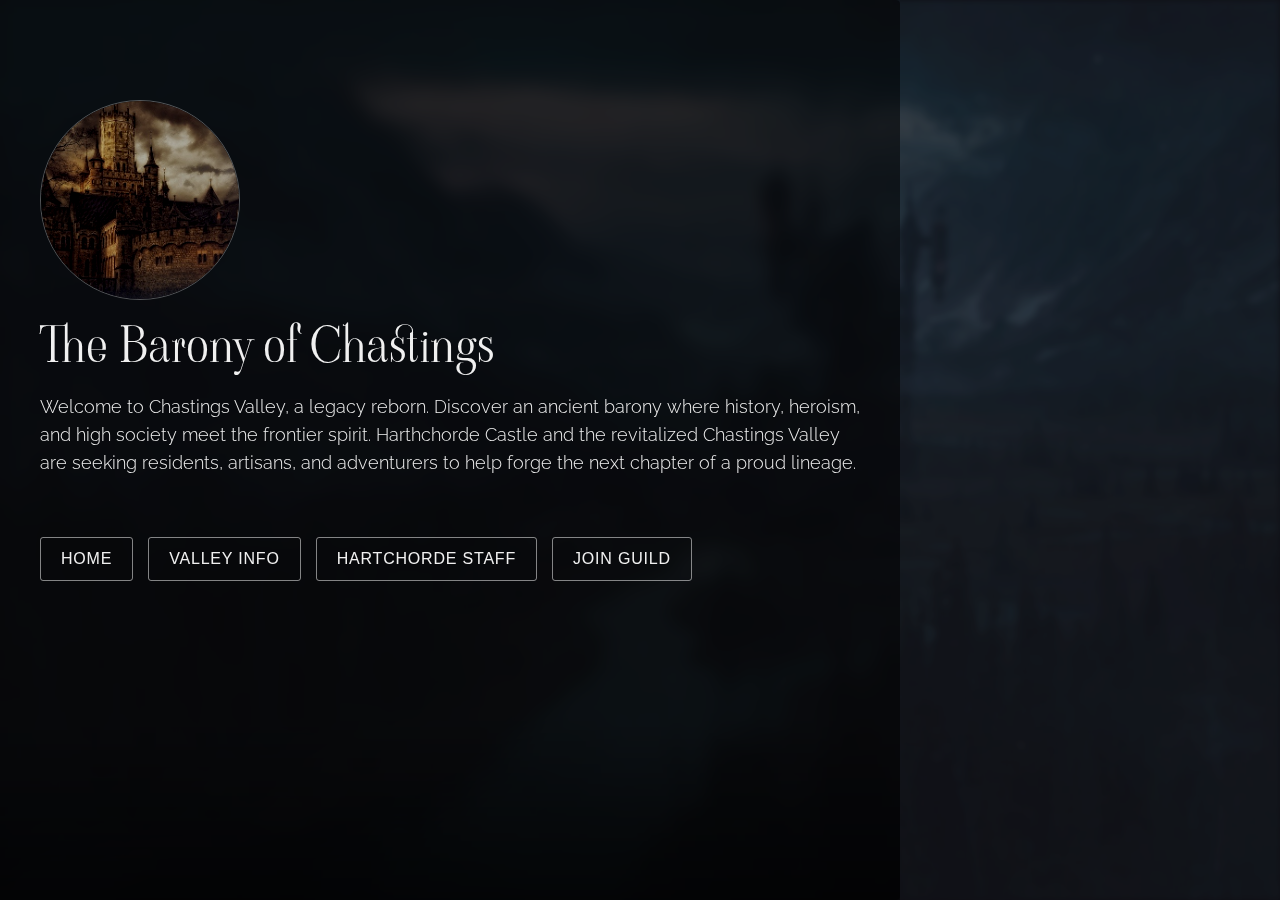
<file: index.html>
<!DOCTYPE html>
<html lang="en">
  <head>
    <meta charset="UTF-8" />
    <meta name="viewport" content="width=device-width, initial-scale=1.0" />
    <title>Barony of Chastings</title>
    <link rel="stylesheet" href="style.css" />
  </head>
  <body>
    <div class="main-container">
      <div class="card-container">
        <div class="profile-image">
          <img
            src="Images/tumblr_mw9docThmR1qawynxo1_500.png"
            alt="Hartchorde Castle Crest"
          />
        </div>

        <h1 class="title">The Barony of Chastings</h1>

        <p class="description">
          Welcome to Chastings Valley, a legacy reborn. Discover an ancient
          barony where history, heroism, and high society meet the frontier
          spirit. Harthchorde Castle and the revitalized Chastings Valley are
          seeking residents, artisans, and adventurers to help forge the next
          chapter of a proud lineage.
        </p>
        <div id="navbar"></div>
      </div>
    </div>
    <script>
      fetch("nav.html")
        .then((res) => res.text())
        .then((html) => {
          document.getElementById("navbar").innerHTML = html;
        });
    </script>
  </body>
</html>
</file>
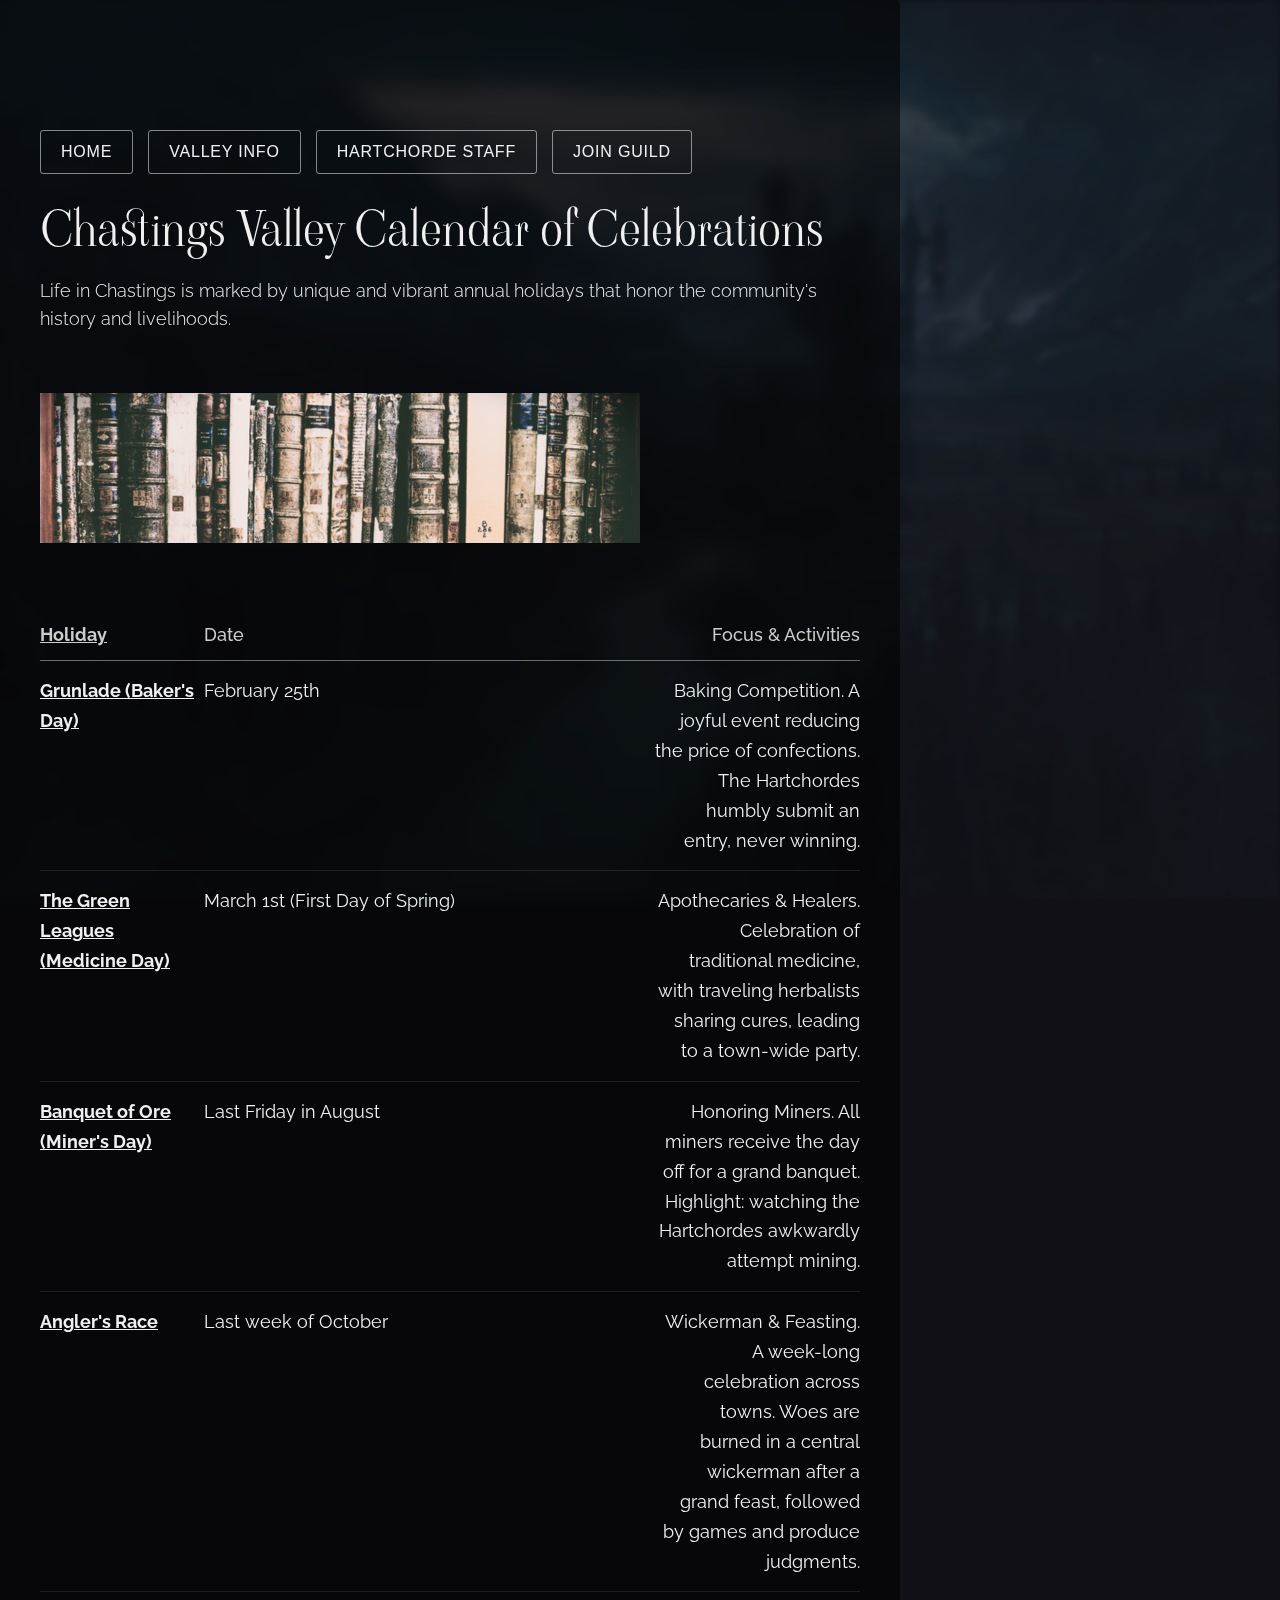
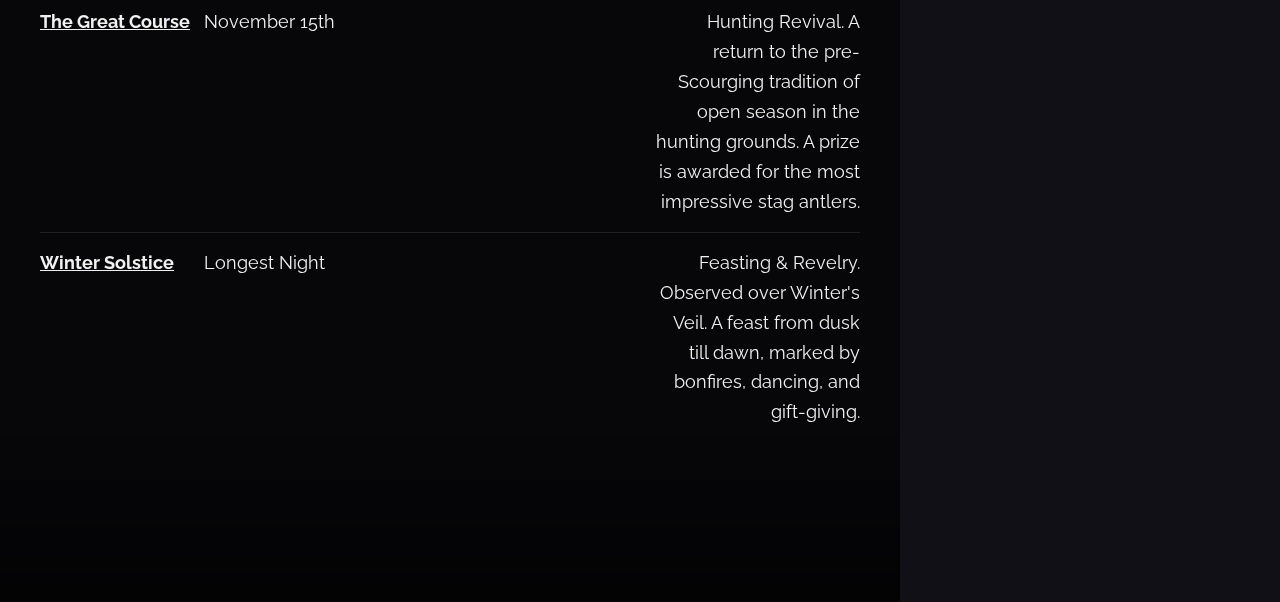
<file: calendar.html>
<!DOCTYPE html>
<html lang="en">
  <head>
    <meta charset="UTF-8" />
    <meta name="viewport" content="width=device-width, initial-scale=1.0" />
    <title>Calendar</title>
    <link rel="stylesheet" href="style.css" />
  </head>
  <body>
    <div class="main-container">
      <div class="card-container">
        <div id="navbar"></div>
        <h1 class="title">Chastings Valley Calendar of Celebrations</h1>
        <p class="description">
          Life in Chastings is marked by unique and vibrant annual holidays that
          honor the community's history and livelihoods.
        </p>
        <div class="image-wrapper">
          <img src="Images/2.png" alt="Calendar Image" />
        </div>

        <table class="character-table">
          <thead>
            <tr>
              <th>Holiday</th>
              <th>Date</th>
              <th>Focus & Activities</th>
            </tr>
          </thead>
          <tbody>
            <tr>
              <td>Grunlade (Baker's Day)</td>
              <td>February 25th</td>
              <td>
                Baking Competition. A joyful event reducing the price of
                confections. The Hartchordes humbly submit an entry, never
                winning.
              </td>
            </tr>
            <tr>
              <td>The Green Leagues (Medicine Day)</td>
              <td>March 1st (First Day of Spring)</td>
              <td>
                Apothecaries & Healers. Celebration of traditional medicine,
                with traveling herbalists sharing cures, leading to a town-wide
                party.
              </td>
            </tr>
            <tr>
              <td>Banquet of Ore (Miner's Day)</td>
              <td>Last Friday in August</td>
              <td>
                Honoring Miners. All miners receive the day off for a grand
                banquet. Highlight: watching the Hartchordes awkwardly attempt
                mining.
              </td>
            </tr>
            <tr>
              <td>Angler's Race</td>
              <td>Last week of October</td>
              <td>
                Wickerman & Feasting. A week-long celebration across towns. Woes
                are burned in a central wickerman after a grand feast, followed
                by games and produce judgments.
              </td>
            </tr>
            <tr>
              <td>The Great Course</td>
              <td>November 15th</td>
              <td>
                Hunting Revival. A return to the pre-Scourging tradition of open
                season in the hunting grounds. A prize is awarded for the most
                impressive stag antlers.
              </td>
            </tr>
            <tr>
              <td>Winter Solstice</td>
              <td>Longest Night</td>
              <td>
                Feasting & Revelry. Observed over Winter's Veil. A feast from
                dusk till dawn, marked by bonfires, dancing, and gift-giving.
              </td>
            </tr>
          </tbody>
        </table>
      </div>
    </div>
    <script>
      fetch("nav.html")
        .then((res) => res.text())
        .then((html) => {
          document.getElementById("navbar").innerHTML = html;
        });
    </script>
  </body>
</html>
</file>
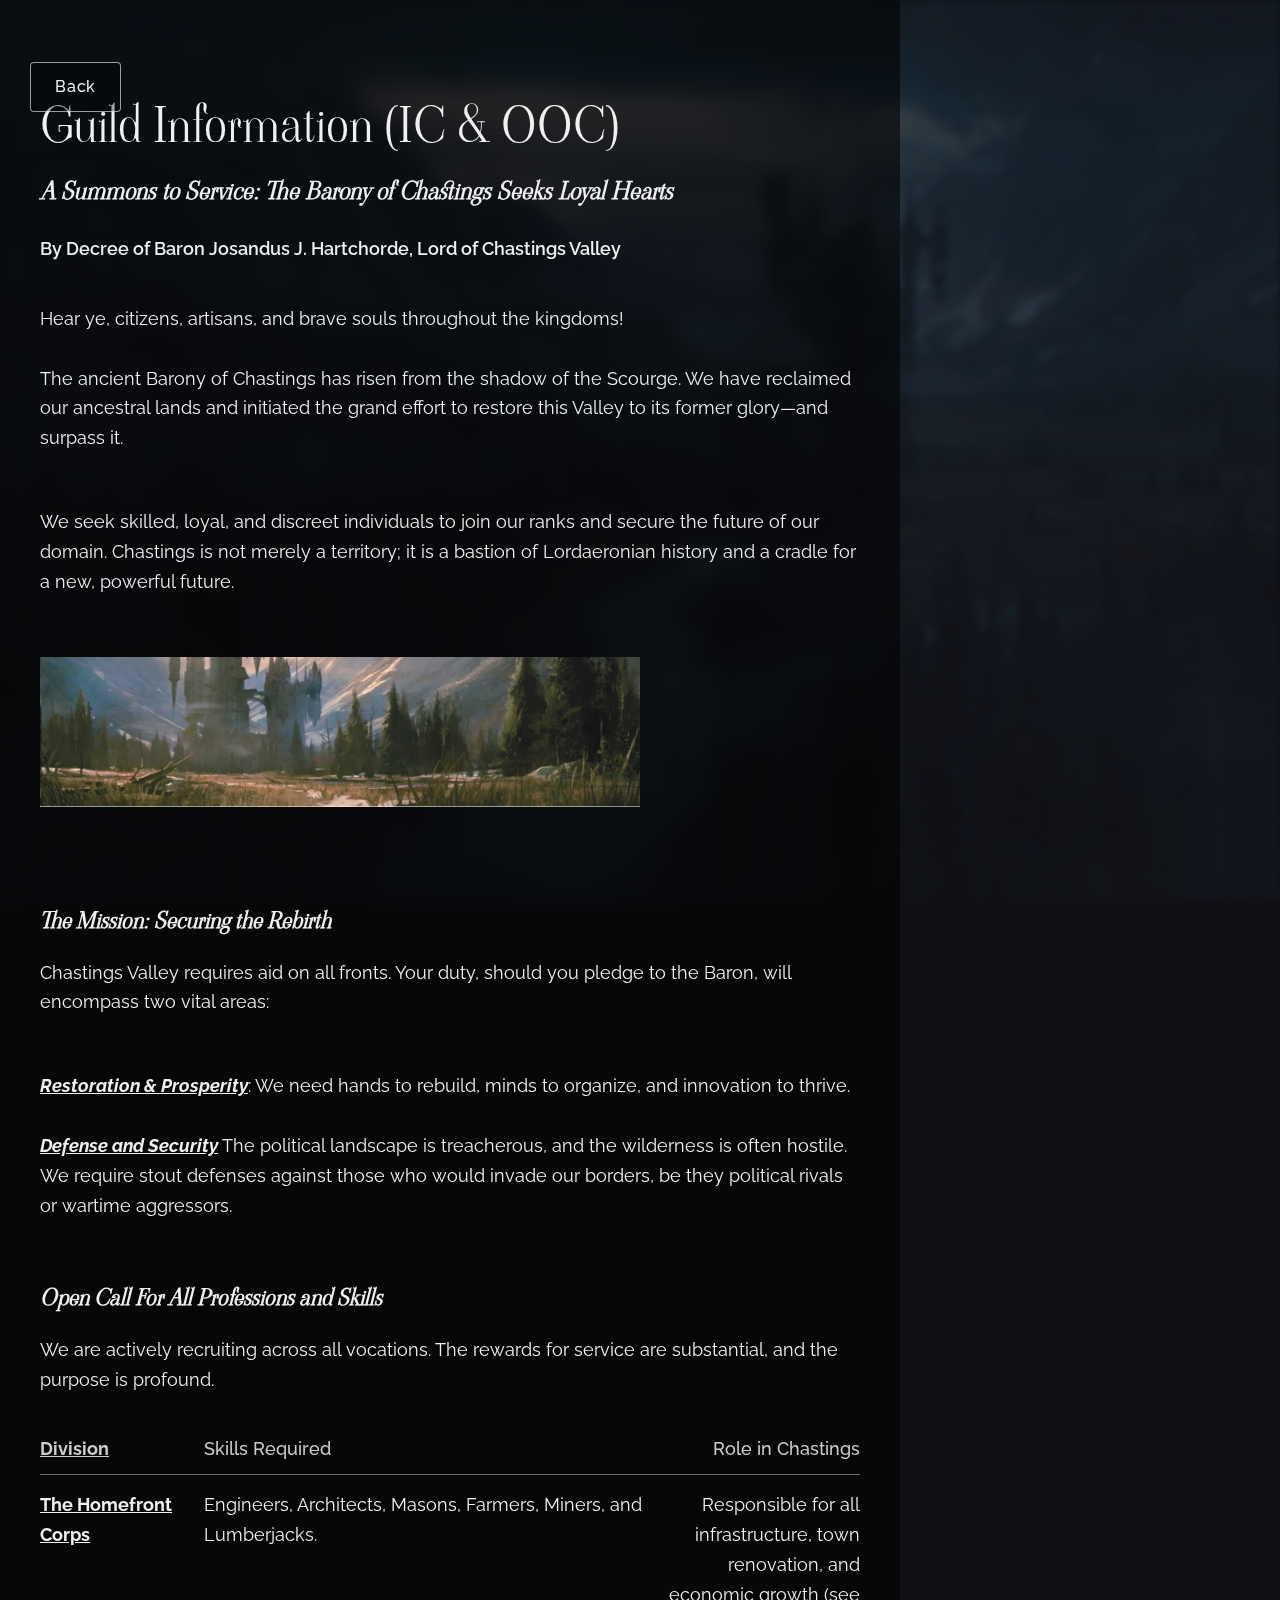
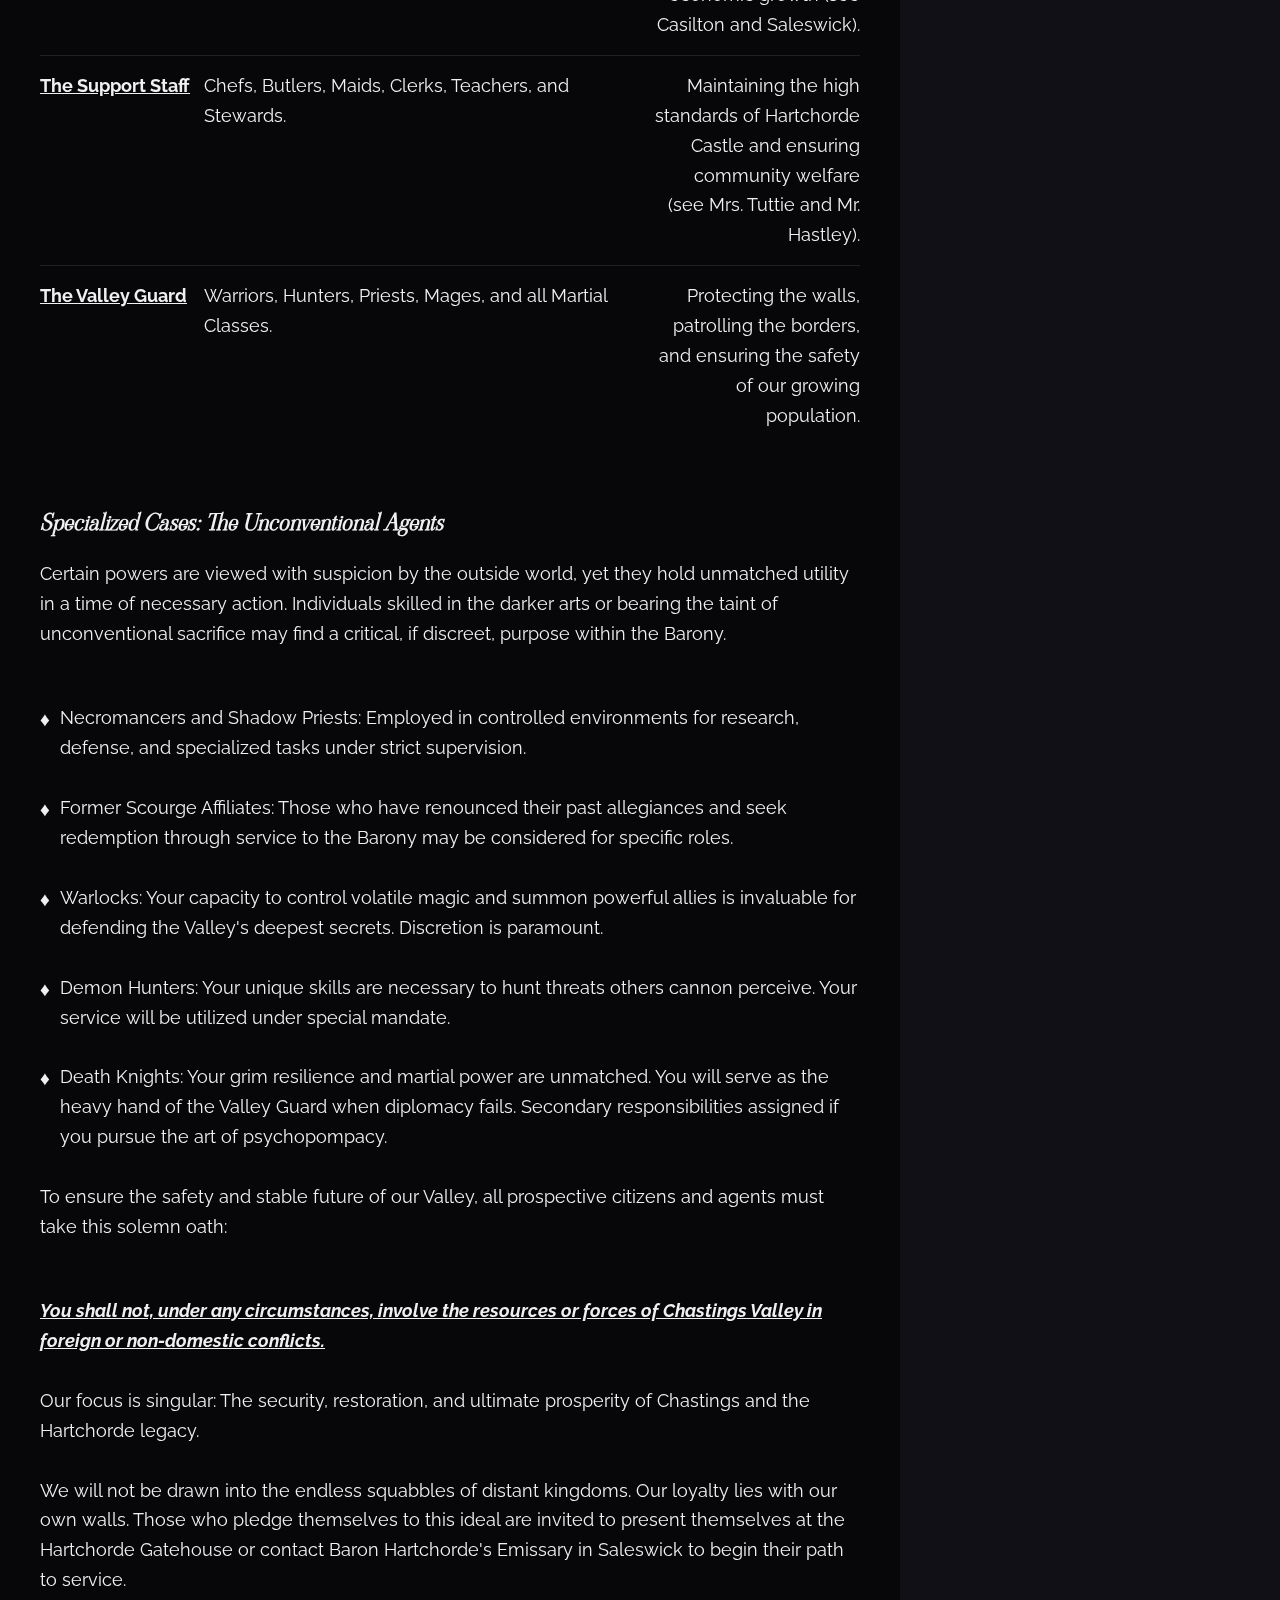
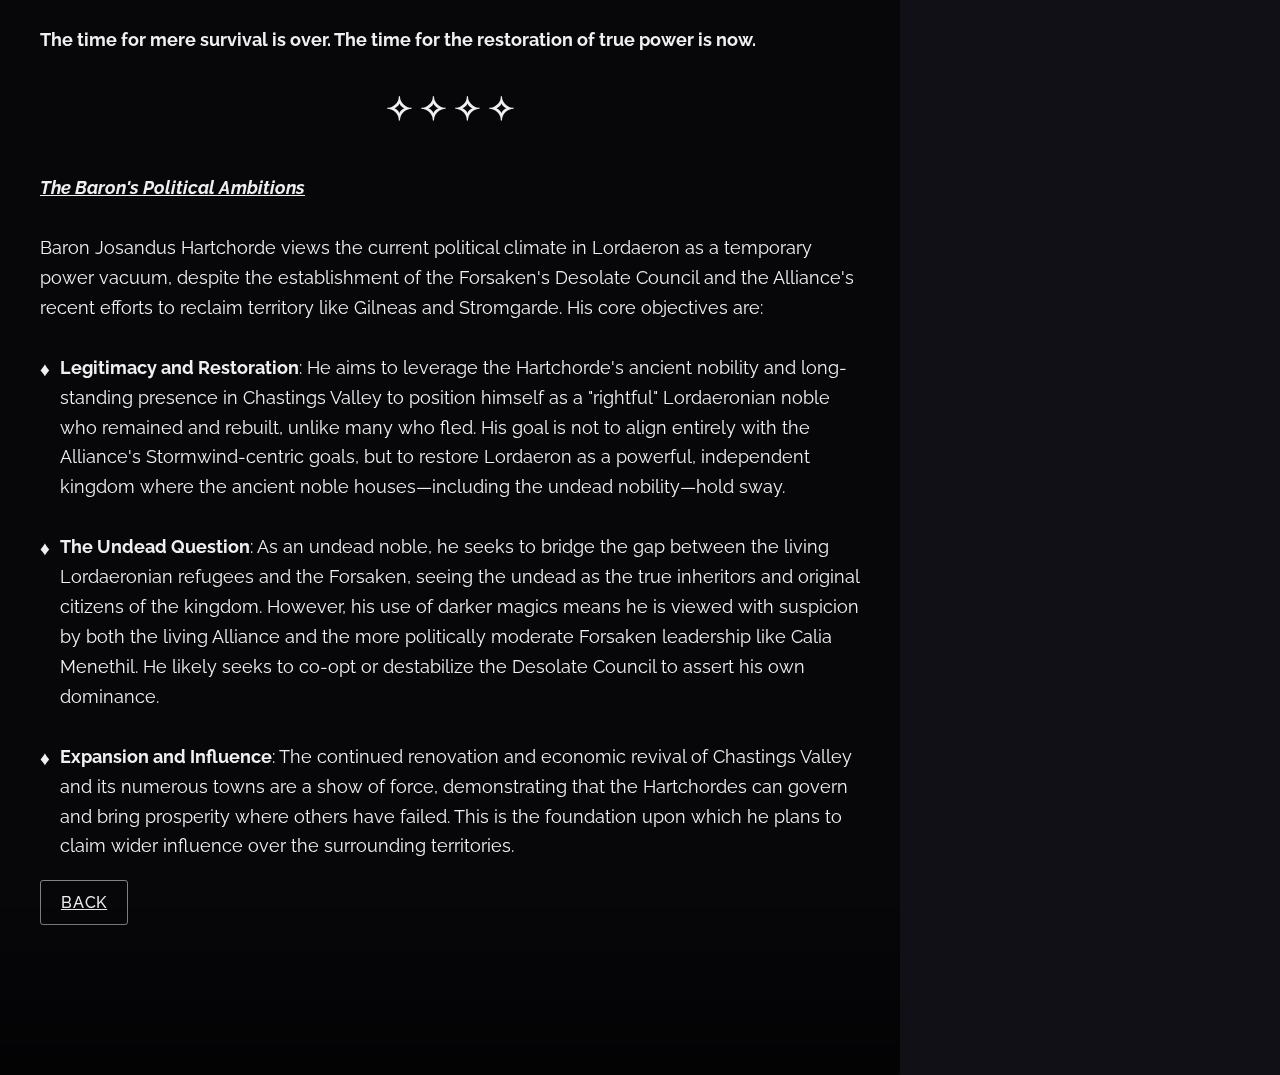
<file: join.html>
<!DOCTYPE html>
<html lang="en">
  <head>
    <meta charset="UTF-8" />
    <meta name="viewport" content="width=device-width, initial-scale=1.0" />
    <title>Join the Guild</title>
    <link rel="stylesheet" href="style.css" />
  </head>
  <body>
    <div class="main-container">
      <div class="card-container">
        <div class="top-controls">
            <a href="index.html" class="back-button">Back</a>
            </div>
        <h1 class="title">Guild Information (IC & OOC)</h1>
        <h2 class="subtitle">
          A Summons to Service: The Barony of Chastings Seeks Loyal Hearts
        </h2>
        <p class="byline">
          By Decree of Baron Josandus J. Hartchorde, Lord of Chastings Valley
        </p>

        <p>
          Hear ye, citizens, artisans, and brave souls throughout the kingdoms!
          <br>
          <br>
          The ancient Barony of Chastings has risen from the shadow of the
          Scourge. We have reclaimed our ancestral lands and initiated the grand
          effort to restore this Valley to its former glory—and surpass it.
        </p>
<br>
        <p>
          We seek skilled, loyal, and discreet individuals to join our ranks and
          secure the future of our domain. Chastings is not merely a territory;
          it is a bastion of Lordaeronian history and a cradle for a new,
          powerful future.
        </p>
<div class="image-wrapper">
    <img src="Images/7.png" alt="Hartchorde Castle">
            </div>
        <h3>The Mission: Securing the Rebirth</h3>
        <p>
          Chastings Valley requires aid on all fronts. Your duty, should you
          pledge to the Baron, will encompass two vital areas:
        </p>
<br>
        <p><span class="emphasis">
          Restoration & Prosperity</span>: We need hands to rebuild, minds to organize,
          and innovation to thrive.
        </p>

        <p><span class="emphasis">
          Defense and Security</span> The political landscape is treacherous, and the
          wilderness is often hostile. We require stout defenses against those
          who would invade our borders, be they political rivals or wartime
          aggressors.
        </p>

        <h3>Open Call For All Professions and Skills</h3>
        <p>
          We are actively recruiting across all vocations. The rewards for
          service are substantial, and the purpose is profound.
        </p>
        <table class="character-table">
          <thead>
            <tr>
              <th>Division</th>
              <th>Skills Required</th>
              <th>Role in Chastings</th>
            </tr>
          </thead>
          <tbody>
            <tr>
              <td>The Homefront Corps</td>
              <td>
                Engineers, Architects, Masons, Farmers, Miners, and Lumberjacks.
              </td>
              <td>
                Responsible for all infrastructure, town renovation, and
                economic growth (see Casilton and Saleswick).
              </td>
            </tr>
            <tr>
              <td>The Support Staff</td>
              <td>Chefs, Butlers, Maids, Clerks, Teachers, and Stewards.</td>
              <td>
                Maintaining the high standards of Hartchorde Castle and ensuring
                community welfare (see Mrs. Tuttie and Mr. Hastley).
              </td>
            </tr>
            <tr>
              <td>The Valley Guard</td>
              <td>
                Warriors, Hunters, Priests, Mages, and all Martial Classes.
              </td>
              <td>
                Protecting the walls, patrolling the borders, and ensuring the
                safety of our growing population.
              </td>
            </tr>
          </tbody>
        </table>

        <h3>Specialized Cases: The Unconventional Agents</h3>
        <p>
          Certain powers are viewed with suspicion by the outside world, yet
          they hold unmatched utility in a time of necessary action. Individuals
          skilled in the darker arts or bearing the taint of unconventional
          sacrifice may find a critical, if discreet, purpose within the Barony.
        </p>
        <br>
        <ul class="staff-list">
          <li>
            Necromancers and Shadow Priests: Employed in controlled environments
            for research, defense, and specialized tasks under strict
            supervision.
          </li>
          <li>
            Former Scourge Affiliates: Those who have renounced their past
            allegiances and seek redemption through service to the Barony may be
            considered for specific roles.
          </li>
          <li>
            Warlocks: Your capacity to control volatile magic and summon
            powerful allies is invaluable for defending the Valley's deepest
            secrets. Discretion is paramount.
          </li>
          <li>
            Demon Hunters: Your unique skills are necessary to hunt threats
            others cannon perceive. Your service will be utilized under special
            mandate.
          </li>
          <li>
            Death Knights: Your grim resilience and martial power are unmatched.
            You will serve as the heavy hand of the Valley Guard when diplomacy
            fails. Secondary responsibilities assigned if you pursue the art of
            psychopompacy.
          </li>
        </ul>

        <p>
          To ensure the safety and stable future of our Valley, all prospective
          citizens and agents must take this solemn oath:</p>
          <br>
          <p class="emphasis">You shall not, under
          any circumstances, involve the resources or forces of Chastings Valley
          in foreign or non-domestic conflicts.</p>
        <p>Our focus is singular: The
          security, restoration, and ultimate prosperity of Chastings and the
          Hartchorde legacy.</p>
          <p>We will not be drawn into the endless squabbles of
          distant kingdoms. Our loyalty lies with our own walls. Those who
          pledge themselves to this ideal are invited to present themselves at
          the Hartchorde Gatehouse or contact Baron Hartchorde's Emissary in
          Saleswick to begin their path to service.</p>
          <p><strong>The time for mere survival
          is over. The time for the restoration of true power is now.
        </strong></p>

        <h1><center>✧ ✧ ✧ ✧</center></h1>

        <p class="emphasis">The Baron's Political Ambitions</p>

        <p>
          Baron Josandus Hartchorde views the current political climate in
          Lordaeron as a temporary power vacuum, despite the establishment of
          the Forsaken's Desolate Council and the Alliance's recent efforts to
          reclaim territory like Gilneas and Stromgarde. His core objectives
          are:
        </p>
        <ul class="staff-list">
          <li>
            <strong>Legitimacy and Restoration</strong>: He aims to leverage the
            Hartchorde's ancient nobility and long-standing presence in
            Chastings Valley to position himself as a "rightful" Lordaeronian
            noble who remained and rebuilt, unlike many who fled. His goal is
            not to align entirely with the Alliance's Stormwind-centric goals,
            but to restore Lordaeron as a powerful, independent kingdom where
            the ancient noble houses—including the undead nobility—hold sway.
          </li>
          <li>
            <strong>The Undead Question</strong>: As an undead noble, he seeks
            to bridge the gap between the living Lordaeronian refugees and the
            Forsaken, seeing the undead as the true inheritors and original
            citizens of the kingdom. However, his use of darker magics means he
            is viewed with suspicion by both the living Alliance and the more
            politically moderate Forsaken leadership like Calia Menethil. He
            likely seeks to co-opt or destabilize the Desolate Council to assert
            his own dominance.
          </li>
          <li>
            <strong>Expansion and Influence</strong>: The continued renovation
            and economic revival of Chastings Valley and its numerous towns are
            a show of force, demonstrating that the Hartchordes can govern and
            bring prosperity where others have failed. This is the foundation
            upon which he plans to claim wider influence over the surrounding
            territories.
          </li>
        </ul>

        <a href="index.html" class="card-button">Back</a>
      </div>
    </div>
  </body>
</html>
</file>
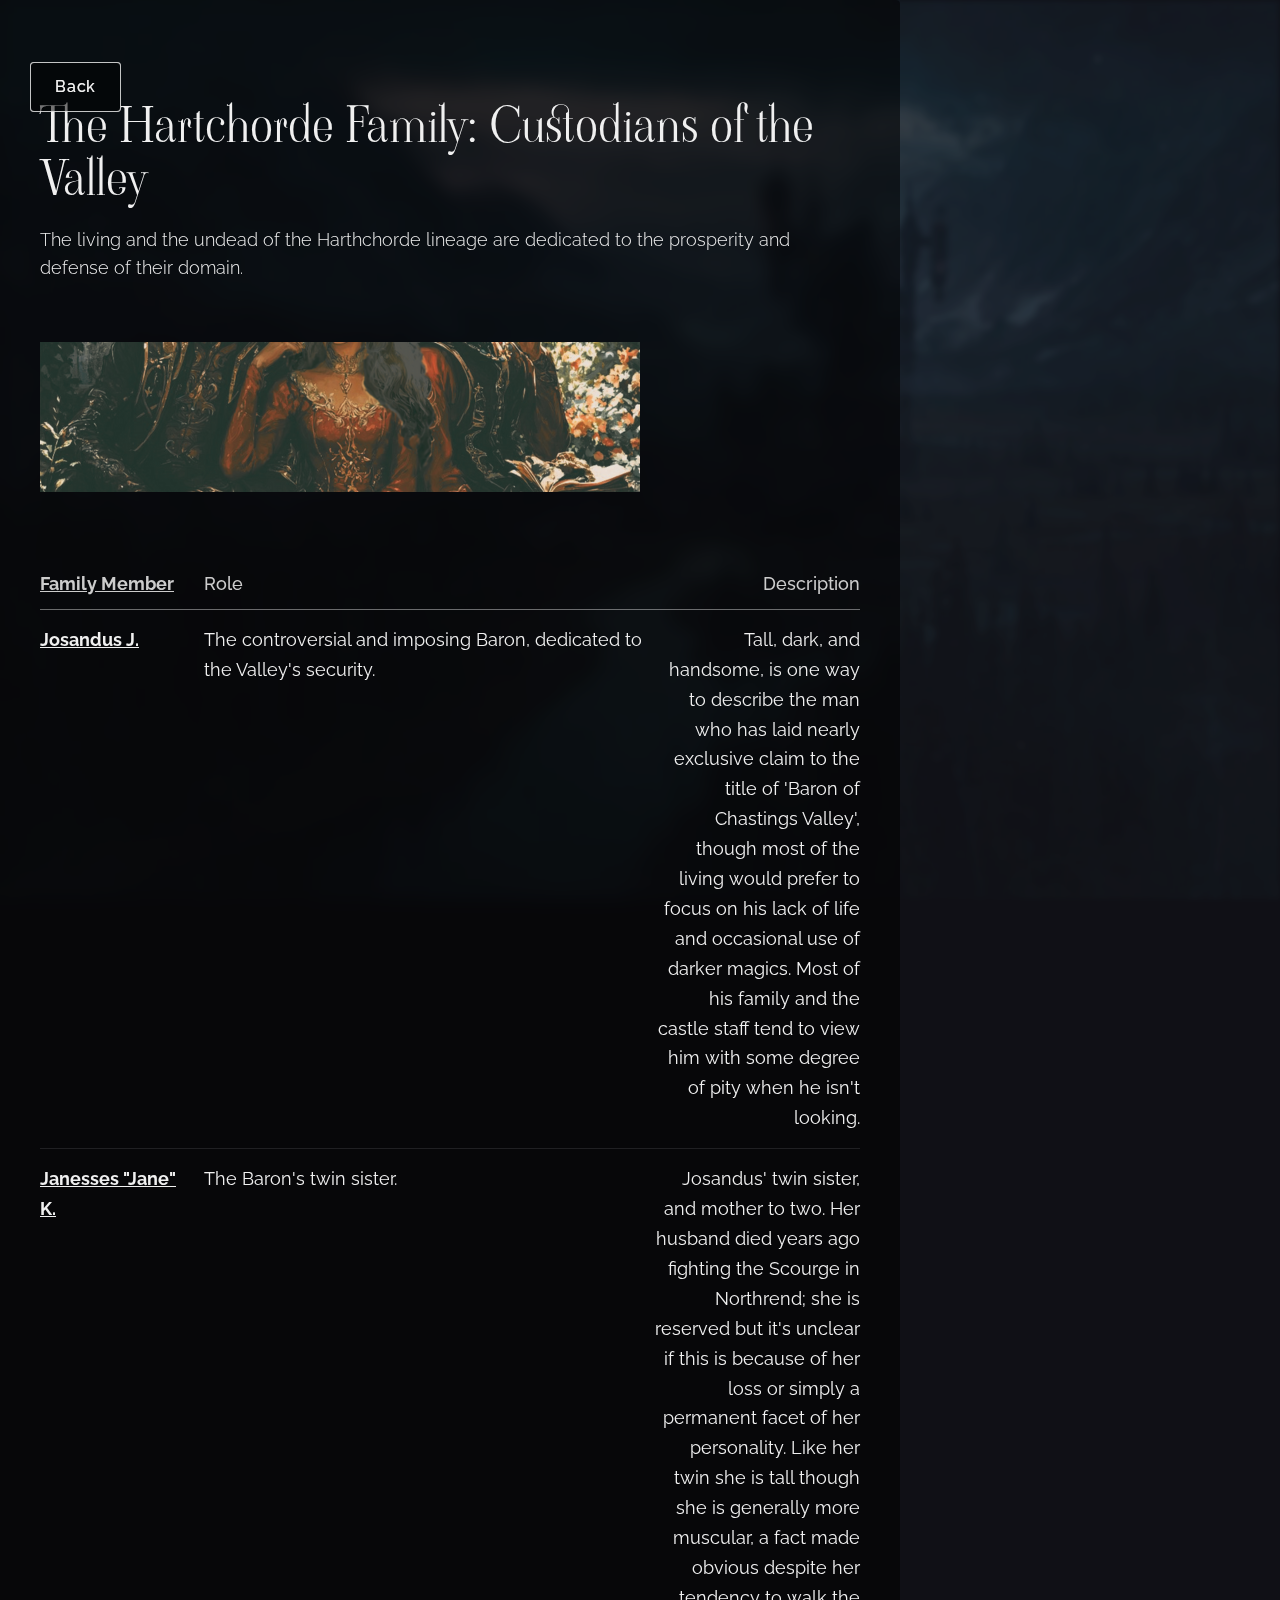
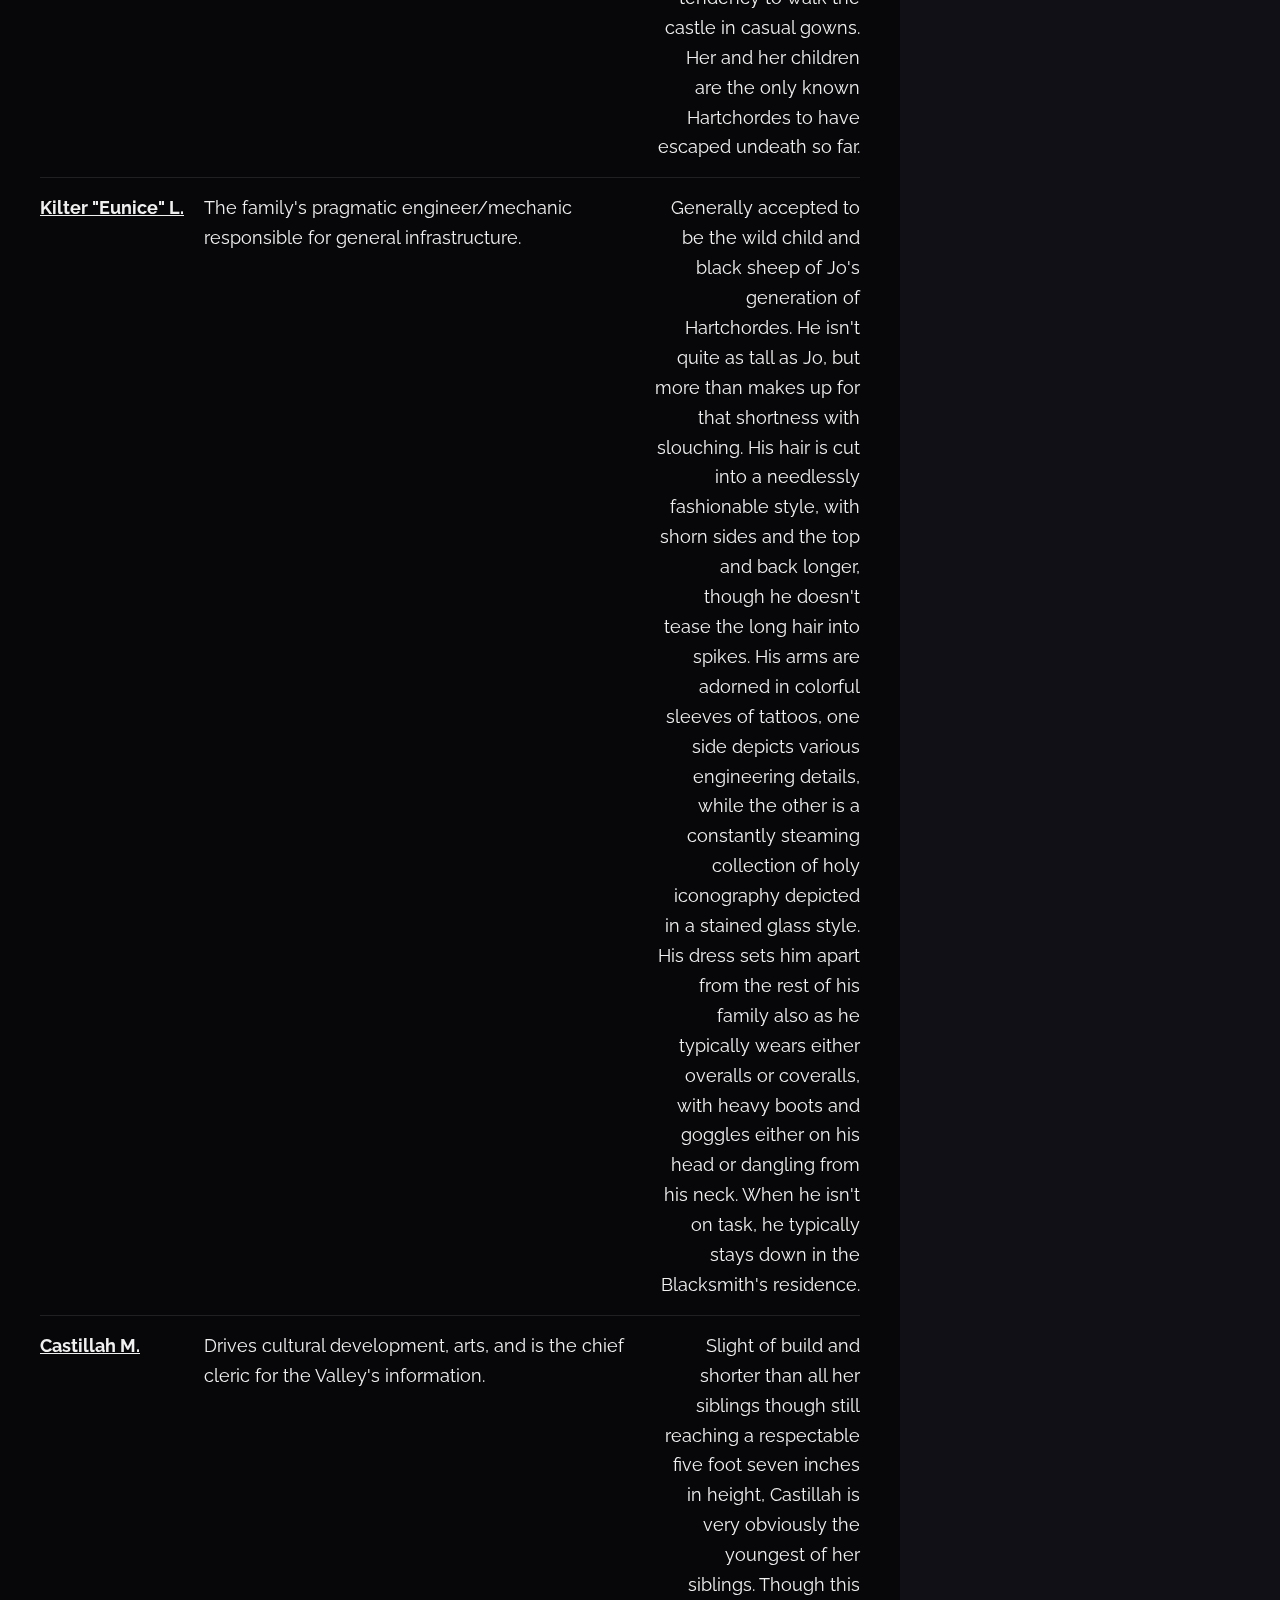
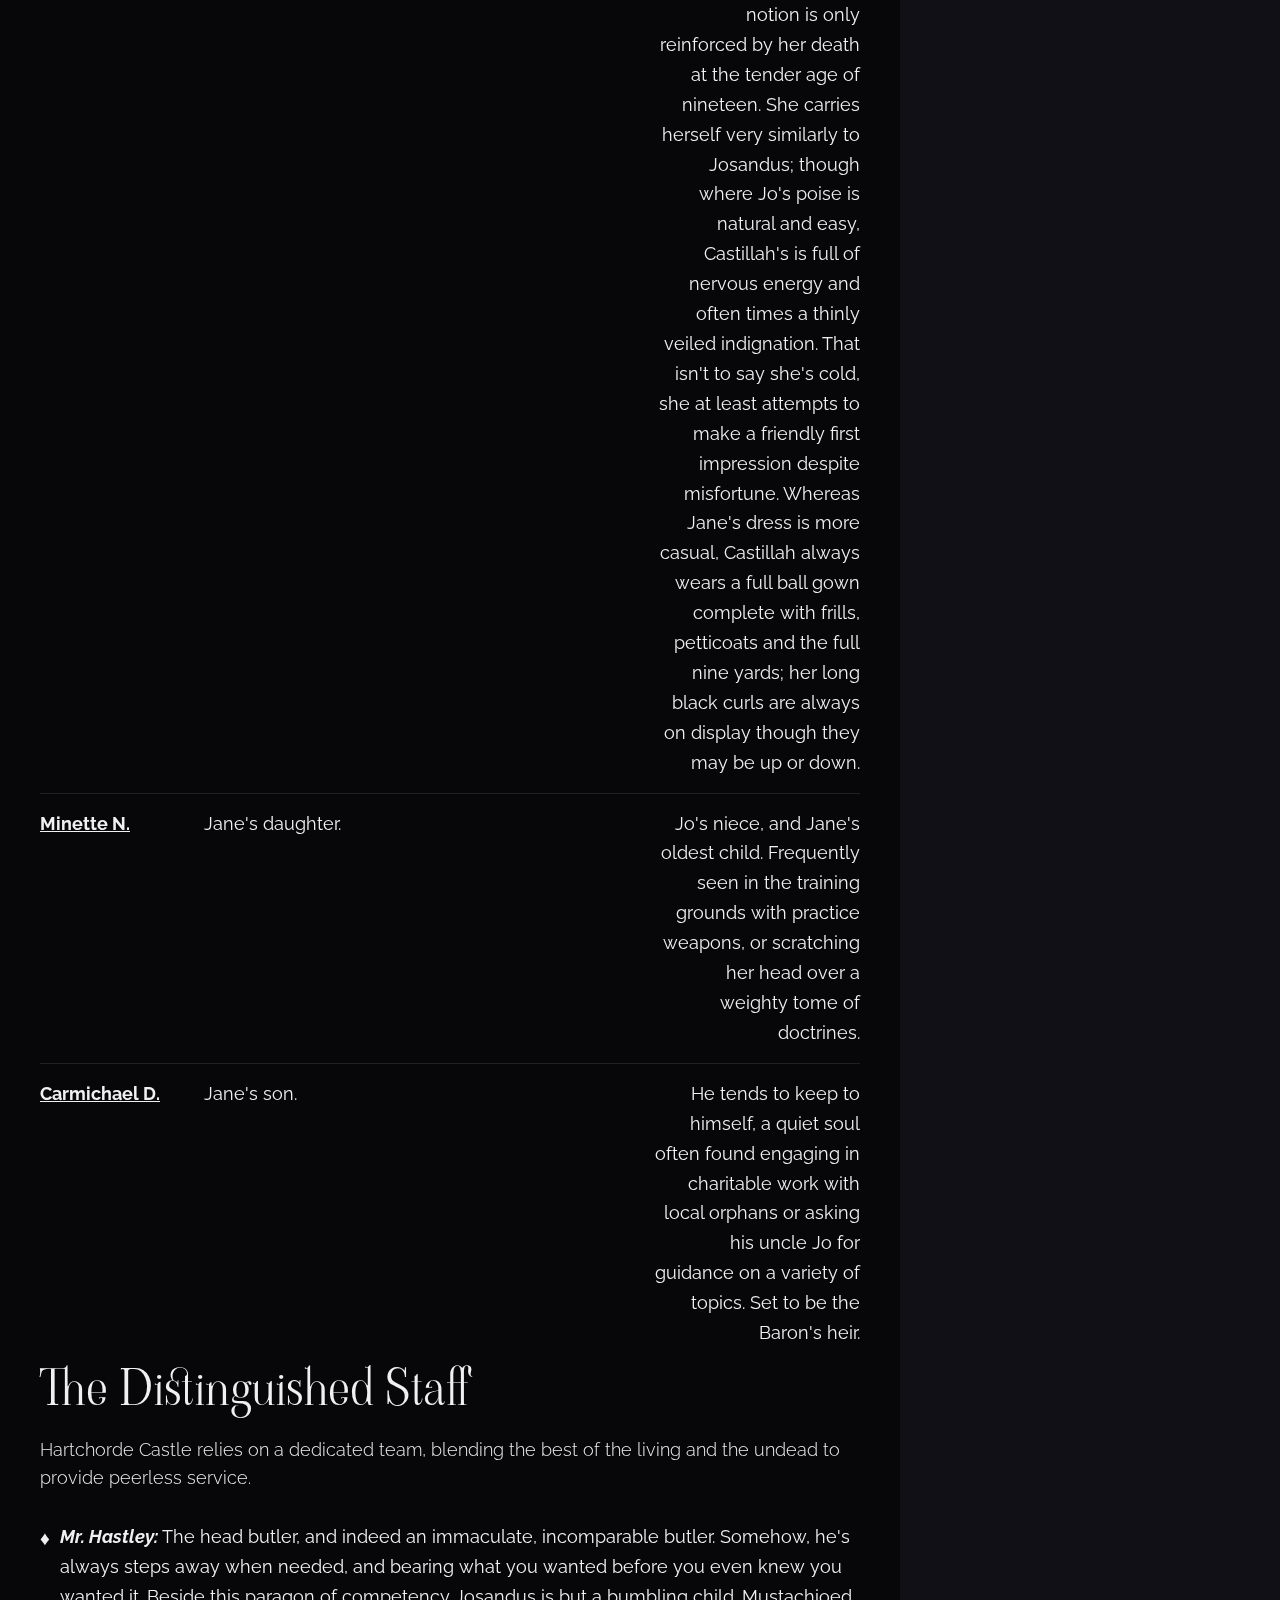
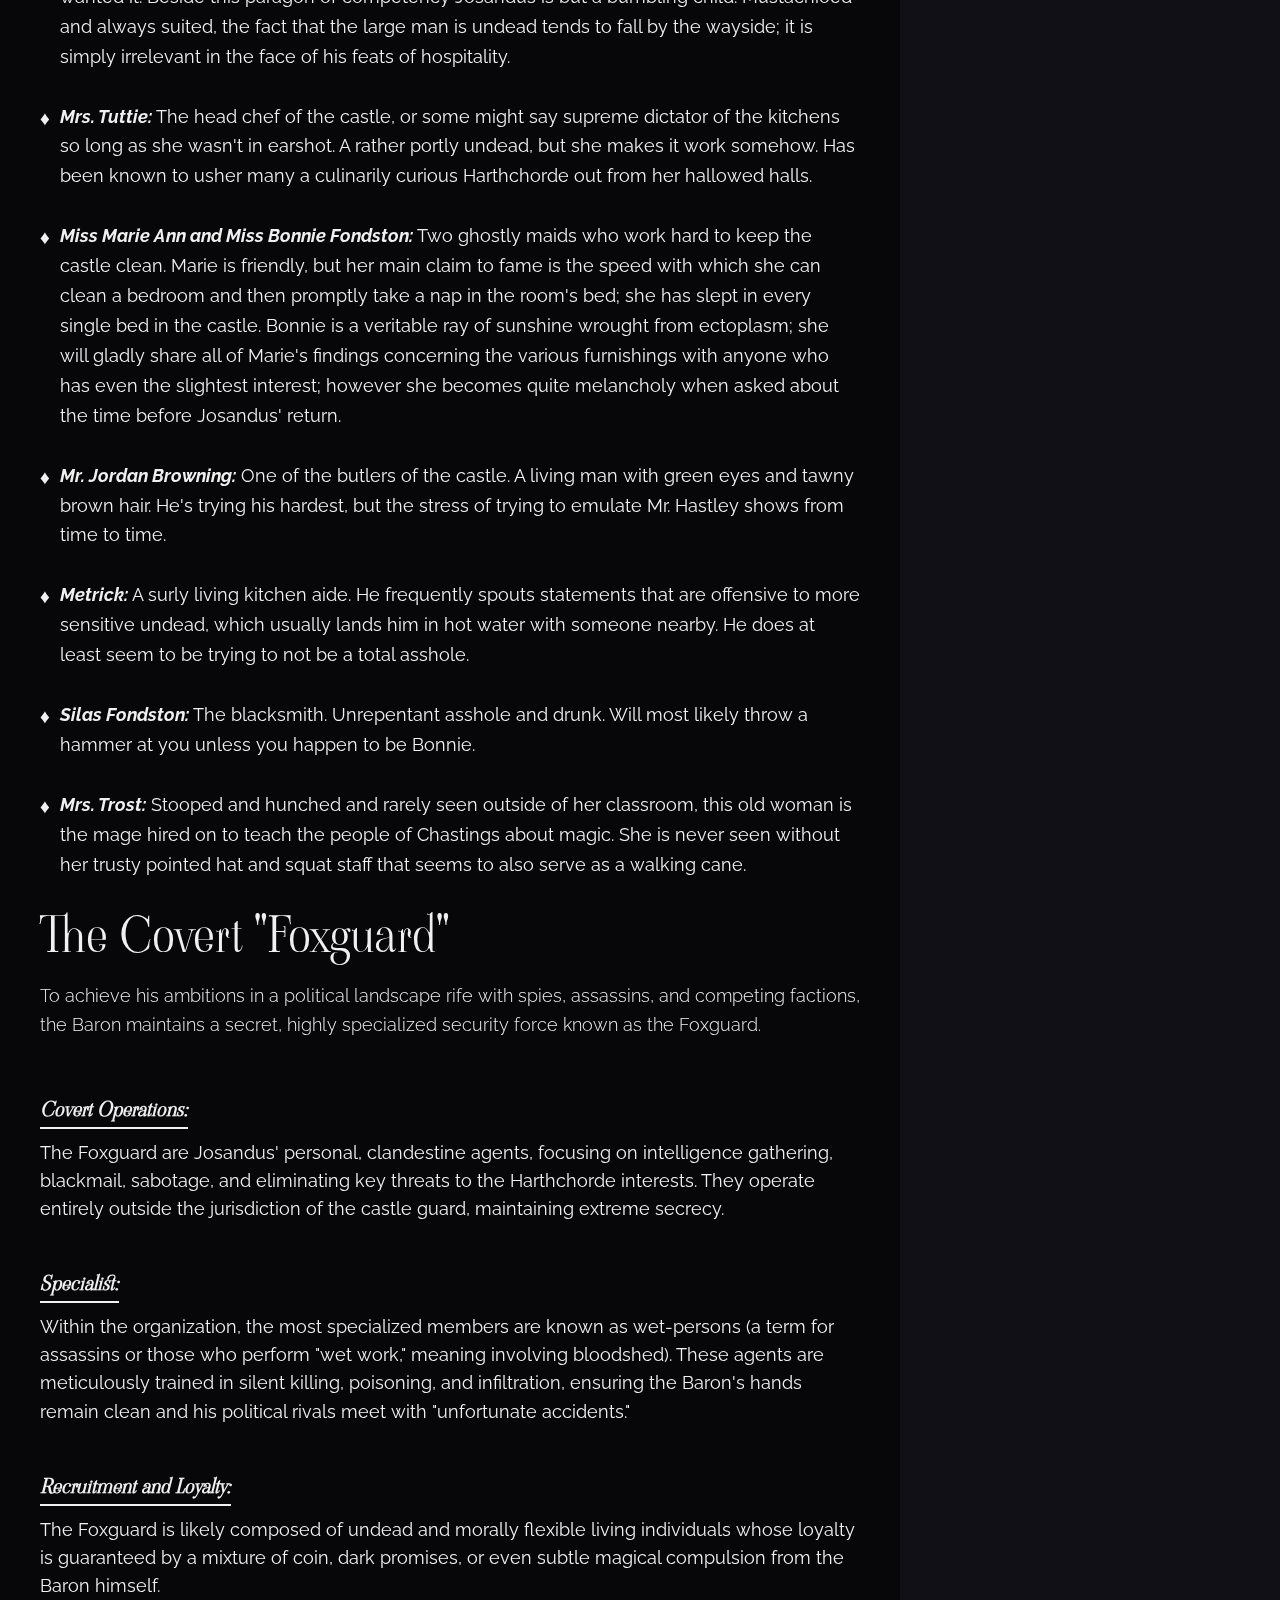
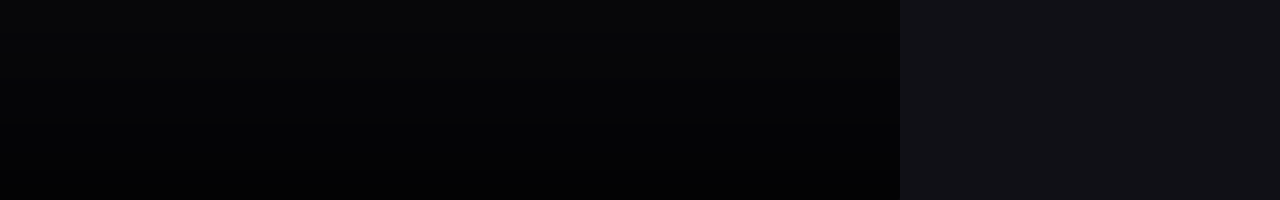
<file: staff.html>
<!DOCTYPE html>
<html lang="en">
  <head>
    <meta charset="UTF-8" />
    <meta name="viewport" content="width=device-width, initial-scale=1.0" />
    <title>Hartchorde Staff</title>
    <link rel="stylesheet" href="style.css" />
  </head>
  <body>
    <div class="main-container">
      <div class="card-container">
        <div class="top-controls">
            <a href="index.html" class="back-button">Back</a>
            </div>
        <h1 class="title">The Hartchorde Family: Custodians of the Valley</h1>
        <p class="description">
          The living and the undead of the Harthchorde lineage are dedicated to
          the prosperity and defense of their domain.
        </p>
        <div class="image-wrapper">
          <img src="Images/1.png" alt="Hartchorde Family Portrait" />
        </div>

        <table class="character-table">
        
          <thead>
            <tr>
              <th>Family Member</th>
              <th>Role</th>
              <th>Description</th>
            </tr>
          </thead>
          <tbody>
            <tr>
              <td>Josandus J.</td>
              <td>
                The controversial and imposing Baron, dedicated to the Valley's
                security.
              </td>
              <td>
                Tall, dark, and handsome, is one way to describe the man who has
                laid nearly exclusive claim to the title of 'Baron of Chastings
                Valley', though most of the living would prefer to focus on his
                lack of life and occasional use of darker magics. Most of his
                family and the castle staff tend to view him with some degree of
                pity when he isn't looking.
              </td>
            </tr>

            <tr>
              <td>Janesses "Jane" K.</td>
              <td>The Baron's twin sister.</td>
              <td>
                Josandus' twin sister, and mother to two. Her husband died years
                ago fighting the Scourge in Northrend; she is reserved but it's
                unclear if this is because of her loss or simply a permanent
                facet of her personality. Like her twin she is tall though she
                is generally more muscular, a fact made obvious despite her
                tendency to walk the castle in casual gowns. Her and her
                children are the only known Hartchordes to have escaped undeath
                so far.
              </td>
            </tr>
            <tr>
              <td>Kilter "Eunice" L.</td>
              <td>
                The family's pragmatic engineer/mechanic responsible for general
                infrastructure.
              </td>
              <td>
                Generally accepted to be the wild child and black sheep of Jo's
                generation of Hartchordes. He isn't quite as tall as Jo, but
                more than makes up for that shortness with slouching. His hair
                is cut into a needlessly fashionable style, with shorn sides and
                the top and back longer, though he doesn't tease the long hair
                into spikes. His arms are adorned in colorful sleeves of
                tattoos, one side depicts various engineering details, while the
                other is a constantly steaming collection of holy iconography
                depicted in a stained glass style. His dress sets him apart from
                the rest of his family also as he typically wears either
                overalls or coveralls, with heavy boots and goggles either on
                his head or dangling from his neck. When he isn't on task, he
                typically stays down in the Blacksmith's residence.
              </td>
            </tr>

            <tr>
              <td>Castillah M.</td>
              <td>
                Drives cultural development, arts, and is the chief cleric for
                the Valley's information.
              </td>
              <td>
                Slight of build and shorter than all her siblings though still
                reaching a respectable five foot seven inches in height,
                Castillah is very obviously the youngest of her siblings. Though
                this notion is only reinforced by her death at the tender age of
                nineteen. She carries herself very similarly to Josandus; though
                where Jo's poise is natural and easy, Castillah's is full of
                nervous energy and often times a thinly veiled indignation. That
                isn't to say she's cold, she at least attempts to make a
                friendly first impression despite misfortune. Whereas Jane's
                dress is more casual, Castillah always wears a full ball gown
                complete with frills, petticoats and the full nine yards; her
                long black curls are always on display though they may be up or
                down.
              </td>
            </tr>

            <tr>
              <td>Minette N.</td>
              <td>Jane's daughter.</td>
              <td>
                Jo's niece, and Jane's oldest child. Frequently seen in the
                training grounds with practice weapons, or scratching her head
                over a weighty tome of doctrines.
              </td>
            </tr>

            <tr>
              <td>Carmichael D.</td>
              <td>Jane's son.</td>
              <td>
                He tends to keep to himself, a quiet soul often found engaging
                in charitable work with local orphans or asking his uncle Jo for
                guidance on a variety of topics. Set to be the Baron's heir.
              </td>
            </tr>
          </tbody>
        </table>
        <h1 class="title">The Distinguished Staff</h1>
        <p class="description">
          Hartchorde Castle relies on a dedicated team, blending the best of the
          living and the undead to provide peerless service.
        </p>

        <ul class="staff-list">
          <li>
            <span class="staff-name">Mr. Hastley:</span> The head butler, and
            indeed an immaculate, incomparable butler. Somehow, he's always
            steps away when needed, and bearing what you wanted before you even
            knew you wanted it. Beside this paragon of competency Josandus is
            but a bumbling child. Mustachioed and always suited, the fact that
            the large man is undead tends to fall by the wayside; it is simply
            irrelevant in the face of his feats of hospitality.
          </li>
          <li>
            <span class="staff-name">Mrs. Tuttie:</span> The head chef of the
            castle, or some might say supreme dictator of the kitchens so long
            as she wasn't in earshot. A rather portly undead, but she makes it
            work somehow. Has been known to usher many a culinarily curious
            Harthchorde out from her hallowed halls.
          </li>
          <li>
            <span class="staff-name"
              >Miss Marie Ann and Miss Bonnie Fondston:</span
            >
            Two ghostly maids who work hard to keep the castle clean. Marie is
            friendly, but her main claim to fame is the speed with which she can
            clean a bedroom and then promptly take a nap in the room's bed; she
            has slept in every single bed in the castle. Bonnie is a veritable
            ray of sunshine wrought from ectoplasm; she will gladly share all of
            Marie's findings concerning the various furnishings with anyone who
            has even the slightest interest; however she becomes quite
            melancholy when asked about the time before Josandus' return.
          </li>
          <li>
            <span class="staff-name">Mr. Jordan Browning:</span> One of the
            butlers of the castle. A living man with green eyes and tawny brown
            hair. He's trying his hardest, but the stress of trying to emulate
            Mr. Hastley shows from time to time.
          </li>
          <li>
            <span class="staff-name">Metrick:</span> A surly living kitchen
            aide. He frequently spouts statements that are offensive to more
            sensitive undead, which usually lands him in hot water with someone
            nearby. He does at least seem to be trying to not be a total
            asshole.
          </li>
          <li>
            <span class="staff-name">Silas Fondston:</span> The blacksmith.
            Unrepentant asshole and drunk. Will most likely throw a hammer at
            you unless you happen to be Bonnie.
          </li>
          <li>
            <span class="staff-name">Mrs. Trost:</span> Stooped and hunched and
            rarely seen outside of her classroom, this old woman is the mage
            hired on to teach the people of Chastings about magic. She is never
            seen without her trusty pointed hat and squat staff that seems to
            also serve as a walking cane.
          </li>
        </ul>

        <h1 class="title">The Covert "Foxguard"</h1>
        <p class="description">
          To achieve his ambitions in a political landscape rife with spies,
          assassins, and competing factions, the Baron maintains a secret,
          highly specialized security force known as the Foxguard.
        </p>

        <div class="foxguard-section">
          <h3 class="foxguard-heading">Covert Operations:</h3>
          <p>
            The Foxguard are Josandus' personal, clandestine agents, focusing on
            intelligence gathering, blackmail, sabotage, and eliminating key
            threats to the Harthchorde interests. They operate entirely outside
            the jurisdiction of the castle guard, maintaining extreme secrecy.
          </p>

          <h3 class="foxguard-heading">Specialist:</h3>
          <p>
            Within the organization, the most specialized members are known as
            wet-persons (a term for assassins or those who perform "wet work,"
            meaning involving bloodshed). These agents are meticulously trained
            in silent killing, poisoning, and infiltration, ensuring the Baron's
            hands remain clean and his political rivals meet with "unfortunate
            accidents."
          </p>

          <h3 class="foxguard-heading">Recruitment and Loyalty:</h3>
          <p>
            The Foxguard is likely composed of undead and morally flexible
            living individuals whose loyalty is guaranteed by a mixture of coin,
            dark promises, or even subtle magical compulsion from the Baron
            himself.
          </p>
        </div>

        <a
          href="index.html"
          class="back-button"
          >Back</a>
      </div>
    </div>
  </body>
</html>
</file>
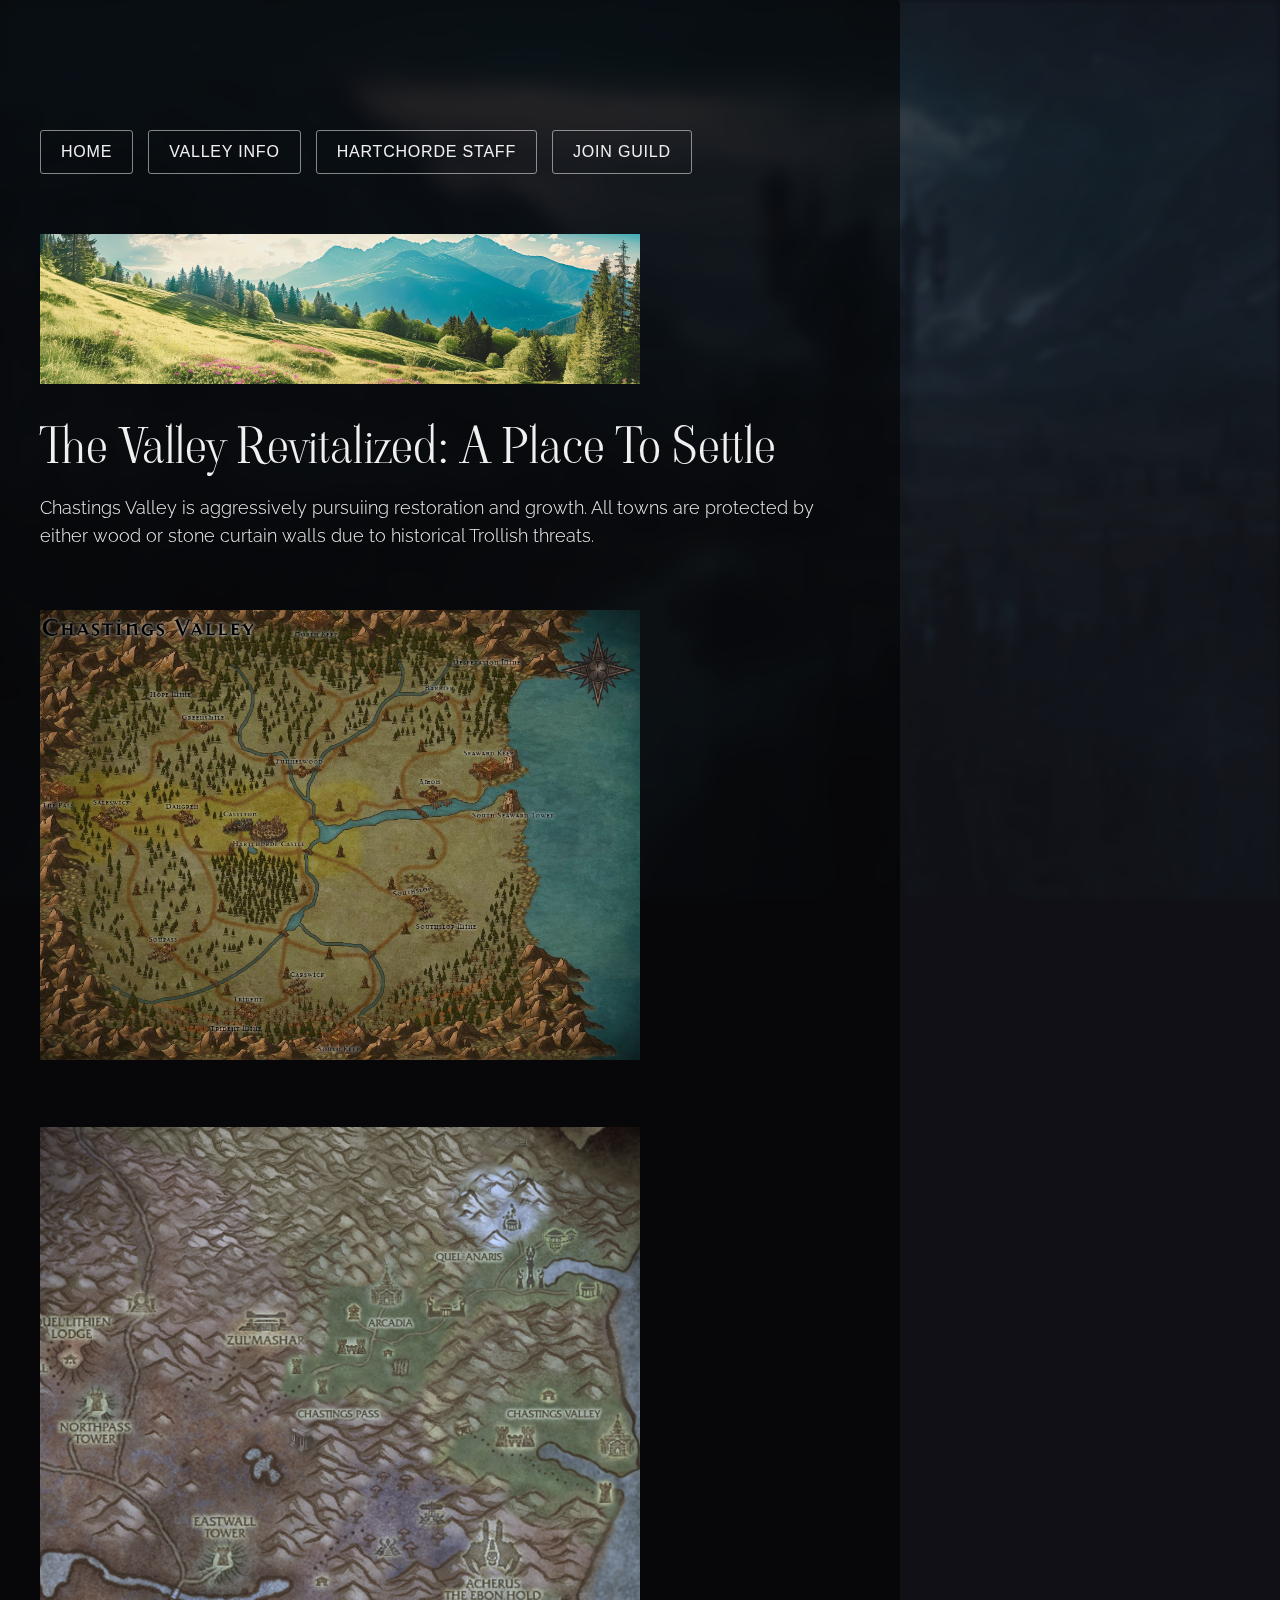
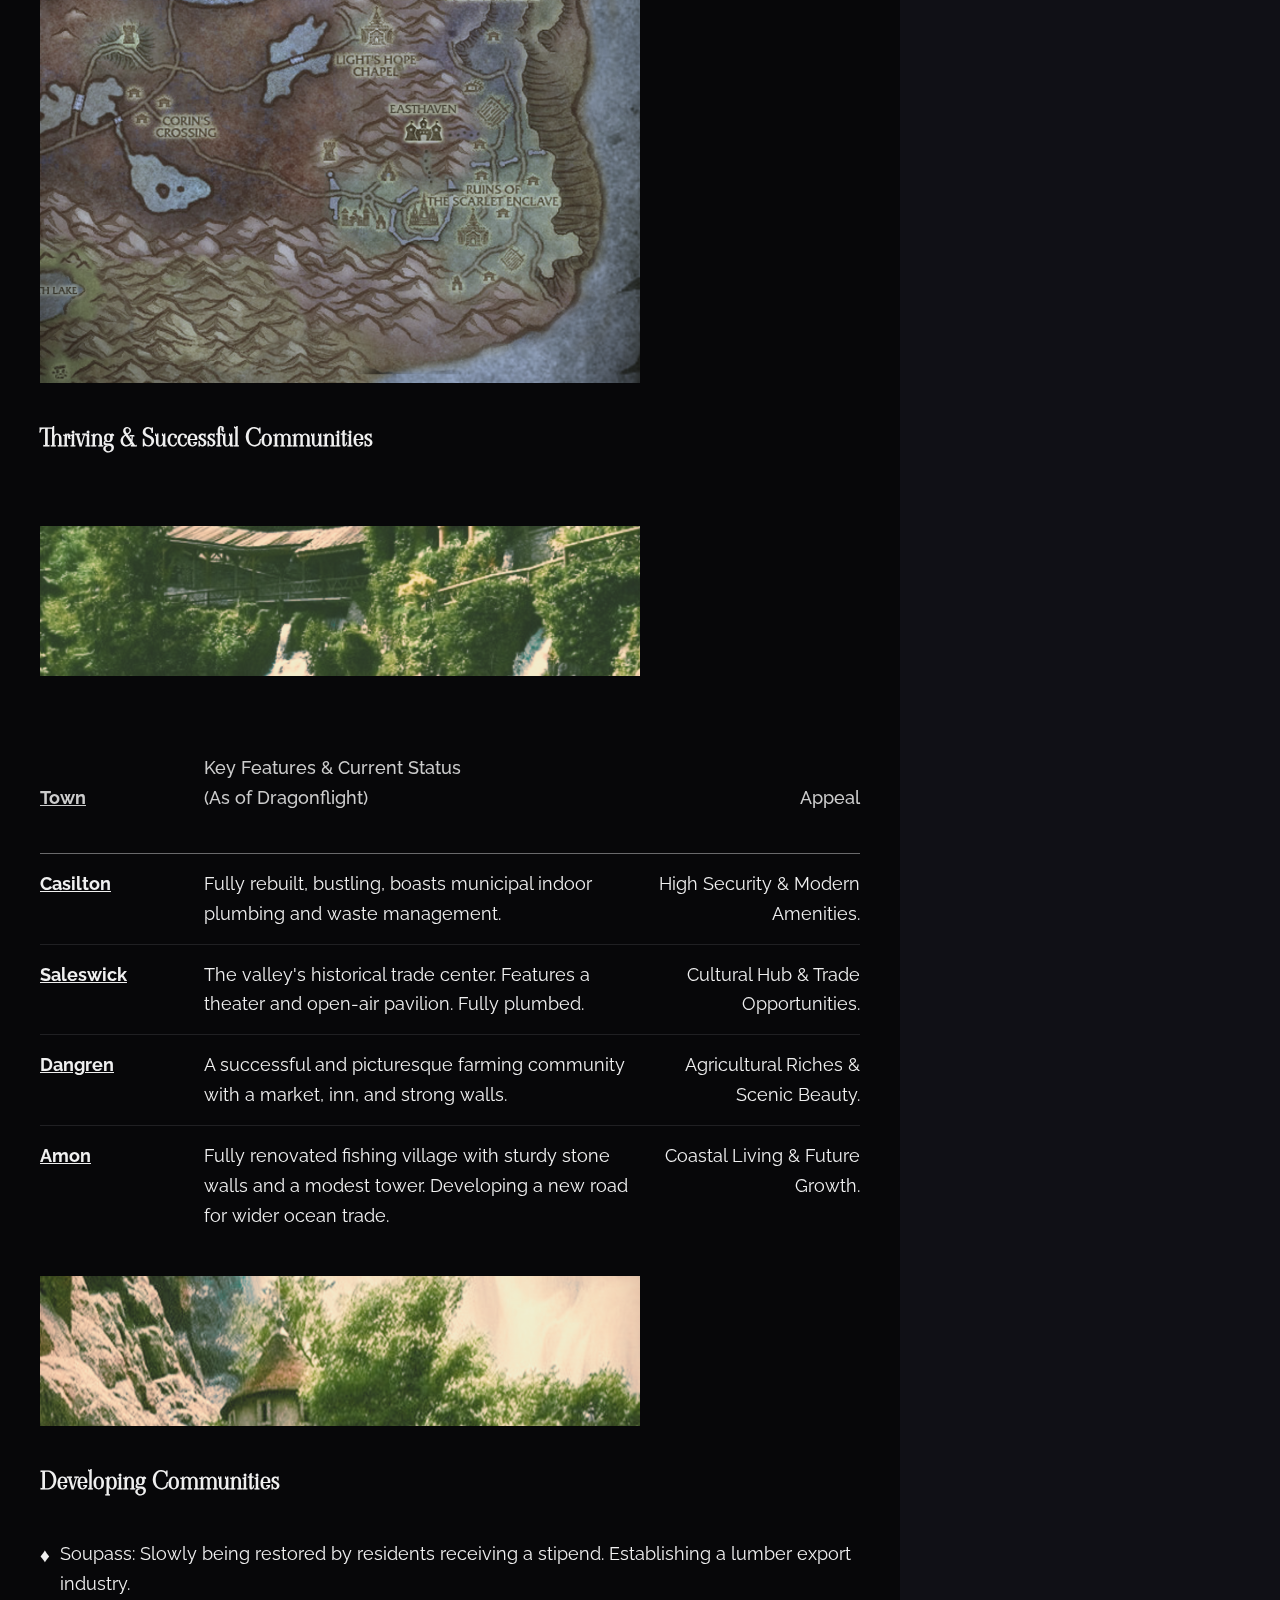
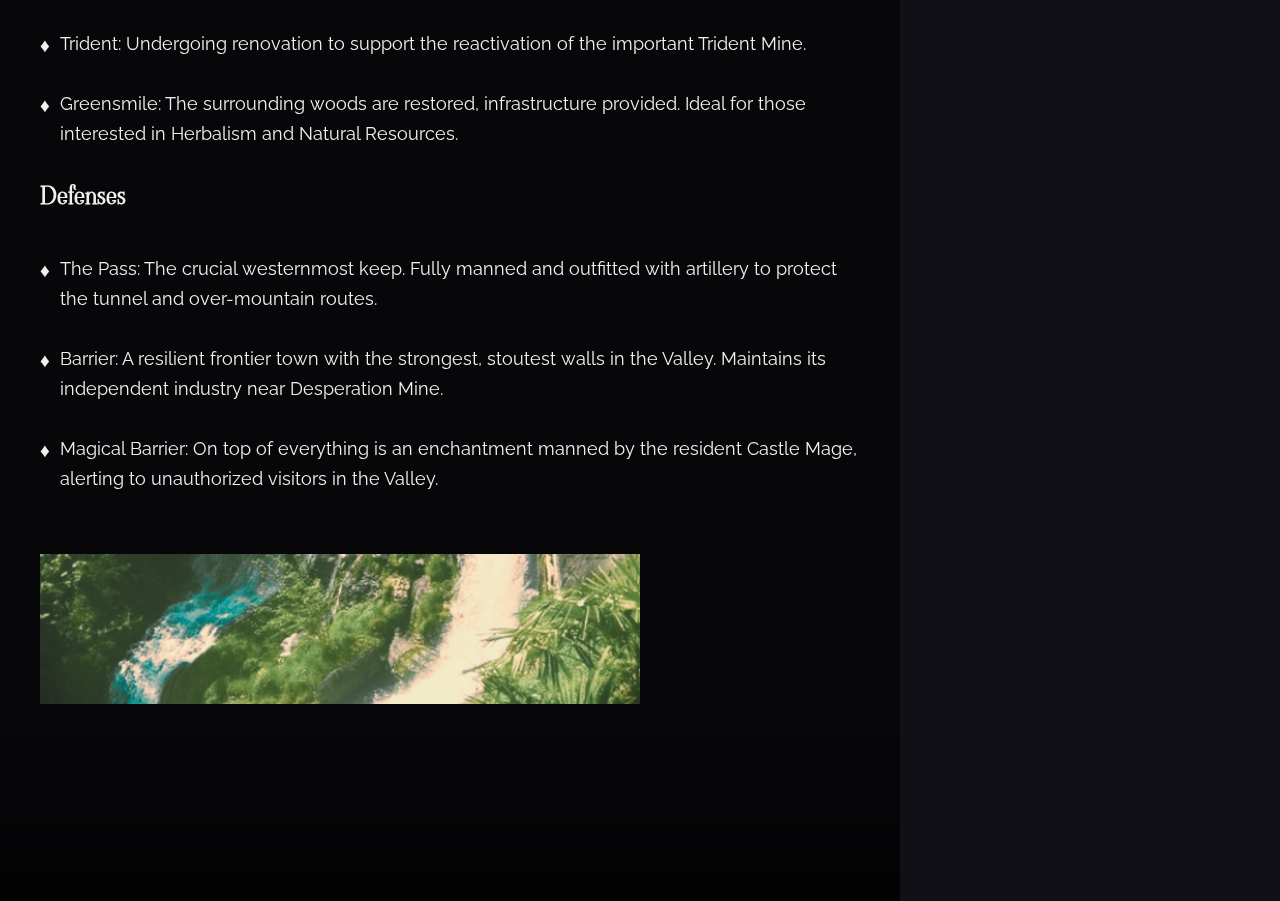
<file: valley.html>
<!DOCTYPE html>
<html lang="en">
  <head>
    <meta charset="UTF-8" />
    <meta name="viewport" content="width=device-width, initial-scale=1.0" />
    <title>Valley Information</title>
    <link rel="stylesheet" href="style.css" />
  </head>
  <body>
    <div class="main-container">
      <div class="card-container">
        <div id="navbar"></div>
        <div class="image-wrapper">
          <img src="Images/4.png" alt="Chastings Valley" />
        </div>
        <h1 class="title">The Valley Revitalized: A Place To Settle</h1>
        <p class="description">
          Chastings Valley is aggressively pursuiing restoration and growth. All
          towns are protected by either wood or stone curtain walls due to
          historical Trollish threats.
        </p>

        <div class="image-wrapper">
          <img src="Images/Map.jpg" alt="Map" />
          <img src="Images/Map 2.png" alt="Map 2" />
        </div>

        <h2>Thriving & Successful Communities</h2>
        <div class="image-wrapper">
          <img src="Images/5.png" alt="Town Square" />
        </div>

        <table class="character-table">
          <thead>
            <tr>
              <th>Town</th>
              <th>
                Key Features & Current Status
                <p>(As of Dragonflight)</p>
              </th>
              <th>Appeal</th>
            </tr>
          </thead>
          <tbody>
            <tr>
              <td>Casilton</td>
              <td>
                Fully rebuilt, bustling, boasts municipal indoor plumbing and
                waste management.
              </td>
              <td>High Security & Modern Amenities.</td>
            </tr>
            <tr>
              <td>Saleswick</td>
              <td>
                The valley's historical trade center. Features a theater and
                open-air pavilion. Fully plumbed.
              </td>
              <td>Cultural Hub & Trade Opportunities.</td>
            </tr>
            <tr>
              <td>Dangren</td>
              <td>
                A successful and picturesque farming community with a market,
                inn, and strong walls.
              </td>
              <td>Agricultural Riches & Scenic Beauty.</td>
            </tr>
            <tr>
              <td>Amon</td>
              <td>
                Fully renovated fishing village with sturdy stone walls and a
                modest tower. Developing a new road for wider ocean trade.
              </td>
              <td>Coastal Living & Future Growth.</td>
            </tr>
          </tbody>
        </table>
        <div class="image-wrapper">
          <img src="Images/6.png" alt="Farming Community" />
        </div>

        <h2>Developing Communities</h2>
        <ul class="staff-list">
          <li>
            Soupass: Slowly being restored by residents receiving a stipend.
            Establishing a lumber export industry.
          </li>
          <li>
            Trident: Undergoing renovation to support the reactivation of the
            important Trident Mine.
          </li>
          <li>
            Greensmile: The surrounding woods are restored, infrastructure
            provided. Ideal for those interested in Herbalism and Natural
            Resources.
          </li>
        </ul>
        <h2>Defenses</h2>
        <ul class="staff-list">
          <li>
            The Pass: The crucial westernmost keep. Fully manned and outfitted
            with artillery to protect the tunnel and over-mountain routes.
          </li>
          <li>
            Barrier: A resilient frontier town with the strongest, stoutest
            walls in the Valley. Maintains its independent industry near
            Desperation Mine.
          </li>
          <li>
            Magical Barrier: On top of everything is an enchantment manned by
            the resident Castle Mage, alerting to unauthorized visitors in the
            Valley.
          </li>
        </ul>
        <div class="image-wrapper">
          <img src="Images/8.png" alt="Valley Defense" />
        </div>
      </div>
    </div>
    <script>
      fetch("nav.html")
        .then((res) => res.text())
        .then((html) => {
          document.getElementById("navbar").innerHTML = html;
        });
    </script>
  </body>
</html>
</file>
<file: style.css>
/* -------------------------------------------------------
   FONT IMPORTS
------------------------------------------------------- */
@import url('https://fonts.googleapis.com/css2?family=Viaoda+Libre&family=Raleway:wght@300;400;500;600&display=swap');

/* -------------------------------------------------------
   RESET & BASE STYLES
------------------------------------------------------- */
* {
    margin: 0;
    padding: 0;
    box-sizing: border-box;
}

html, body {
    margin: 0;
    padding: 0;
    background: #000;
    overflow-x: hidden;
}


body {
    background-color: #2D2F4059;
    color: #f0f0f0;
    line-height: 1.5;
    font-family: 'Raleway', sans-serif;
}

/* Typography */
h1, h2, h4, h5, h6 {
    font-family: 'Viaoda Libre', serif;
    margin-bottom: 40px;
}

h3 {
  font-family: 'Viaoda Libre', serif;
  font-size: 1.4rem;
  font-style: italic;
  margin-top: 60px;
  margin-bottom: 20px;
}

.subtitle {
  font-family: 'Viaoda Libre', serif;
  font-size: 1.5rem;
  font-style: italic;
  margin-bottom: 25px;
}

.byline {
  font-weight: 600;
  margin-bottom: 40px;
}

p, li, td, th {
    font-family: 'Raleway', sans-serif;
    font-size: 1.1rem;
  line-height: 1.7;
  margin-bottom: 30px;
}

.emphasis {
  font-weight: bold;
  font-style: italic;
  text-decoration: underline;
}


/* -------------------------------------------------------
   MAIN CONTAINER 

------------------------------------------------------- */
.main-container {
    position: relative;
    min-height: 100vh;
    width: 100vw;
    overflow-y: auto;


    display: flex;
    justify-content: flex-start;
    align-items: stretch;
}

/* Flipped + blurred background image */
.main-container::before {
    content: "";
    position: fixed;
    top: 0;
    left: 0;
    width: 100%;
    height: 100vh;

    background-image:
        linear-gradient(rgba(0, 0, 0, 0.6), rgba(0, 0, 0, 0.6)),
        url("Images/Background.jpg");
    background-size: cover;
    background-position: center;

    transform: scaleX(-1);
    filter: blur(3px);
    opacity: 0.9;

    z-index: -1;
}

/* -------------------------------------------------------
   CARD CONTAINER (Left-side fixed content panel)
------------------------------------------------------- */
.card-container {
    position: relative;
    width: 900px;
    padding: 40px;
    padding-top: 100px;
    padding-bottom: 160px;
    overflow: visible;

    background-color: rgba(0, 0, 0, 0.55);
    backdrop-filter: blur(8px);
    -webkit-backdrop-filter: blur(8px);

    border-radius: 0 4px 4px 0;
    text-align: left;
}

.card-container::after {
    content: "";
    position: absolute;
    left: 0;
    bottom: 0;
    width: 100%;
    height: 180px;

    background: linear-gradient(
        to bottom,
        rgba(0,0,0,0),
        rgba(0,0,0,0.55)
    );

    pointer-events: none;
}

/* -------------------------------------------------------
   TITLES & TEXT
------------------------------------------------------- */
.title {
    font-size: 3rem;
    font-weight: 300;
    line-height: 1.1;
    margin-bottom: 20px;
}

.description {
    font-size: 1.1rem;
    font-weight: 300;
    margin-bottom: 30px;
    line-height: 1.6;
}

/* -------------------------------------------------------
   PROFILE IMAGE / CREST / IMAGE STYLING
------------------------------------------------------- */
.profile-image {
    width: 200px;
    height: 200px;

    border-radius: 50%;
    overflow: hidden;
    margin-bottom: 20px;

    border: 1px solid rgba(255, 255, 255, 0.3);
}

.profile-image img {
    width: 100%;
    height: 100%;
    object-fit: cover;
    display: block;

    filter: brightness(0.7) contrast(1.2);
}

.image-wrapper img {
    width: 100%;
    max-width: 600px;
    height: auto;
    padding-top: 30px;
    padding-bottom: 30px;
}

/* -------------------------------------------------------
   BUTTON GROUP
------------------------------------------------------- */
.navbar {
    display: flex;
    flex-wrap: wrap;
    gap: 15px;
}

.navbar a {
    text-decoration: none;
    display: inline-block;
}

.card-button {
    margin-top: 30px;
    margin-bottom: 30px;

    background: transparent;
    color: #f0f0f0;

    padding: 12px 20px;
    border: 1px solid rgba(255, 255, 255, 0.5);
    border-radius: 3px;

    font-size: 1rem;
    font-weight: 500;
    letter-spacing: 0.05em;
    text-transform: uppercase;

    cursor: pointer;
    transition: all 0.2s ease;
}

.card-button:hover {
    background-color: rgba(255, 255, 255, 0.1);
    border-color: #f0f0f0;
}

.back-button {
    position: absolute;
    top: 30px;
    left: 30px;
    display: inline-block;
    margin: 2rem 0;

    padding: 12px 24px;
    border: 1px solid rgba(255,255,255,0.6);
    border-radius: 4px;
    color: #f0f0f0;
    text-decoration: none;
    font-weight: 500;
    letter-spacing: 0.05em;
    background: rgba(0,0,0,0.3);

    z-index: 5;
}

.back-button:hover {
    background: rgba(255,255,255,0.1);
}


/* -------------------------------------------------------
   TABLE STYLING
------------------------------------------------------- */
.character-table {
    width: 100%;
    border-collapse: collapse;
    margin-top: 40px;
    font-size: 1rem;
}

.character-table thead th {
    text-align: left;
    padding-bottom: 10px;
    font-weight: 500;
    color: #cccccc;

    border-bottom: 1px solid rgba(255, 255, 255, 0.4);
}

.character-table thead th:last-child {
    border-right: none;
    border-left: none;
}

.character-table tbody td {
    padding: 15px 10px 15px 0;
    vertical-align: top;
    border-top: 1px solid rgba(255, 255, 255, 0.1);
}

/* Column widths */
.character-table thead th:nth-child(1),
.character-table tbody td:nth-child(1) {
    width: 20%;
    font-weight: bold;
    text-decoration: underline;
}

.character-table thead th:nth-child(2),
.character-table tbody td:nth-child(2) {
    width: 55%;
}

.character-table thead th:nth-child(3),
.character-table tbody td:nth-child(3) {
    width: 25%;
    padding-right: 0;
    text-align: right;
}


/* -------------------------------------------------------
   STAFF LIST
------------------------------------------------------- */
.staff-list {
    list-style: none;
    padding: 0;
}

.staff-list li {
    margin-bottom: 30px;
    padding-left: 20px;
    position: relative;
}

.staff-list li::before {
    content: "♦";
    color: #f0f0f0;
    font-size: 1.2rem;

    position: absolute;
    left: 0;
    top: 0;
}

.staff-name {
    font-weight: bold;
    font-style: italic;
}

/* -------------------------------------------------------
   SECTION DIVIDERS
------------------------------------------------------- */
.section-divider {
    border: none;
    border-top: 1px solid rgba(255, 255, 255, 0.2);
    margin: 40px 0;
}

/* -------------------------------------------------------
   FOXGUARD SECTIONS
------------------------------------------------------- */
.foxguard-section {
    padding-bottom: 20px;
}

.foxguard-heading {
    font-size: 1.25rem;
    font-weight: bold;
    color: #f0f0f0;

    display: inline-block;
    border-bottom: 2px solid #f0f0f0;

    margin-top: 25px;
    margin-bottom: 10px;
    padding-bottom: 3px;
}

.foxguard-section p {
    margin-bottom: 20px;
    line-height: 1.6;
}
</file>
